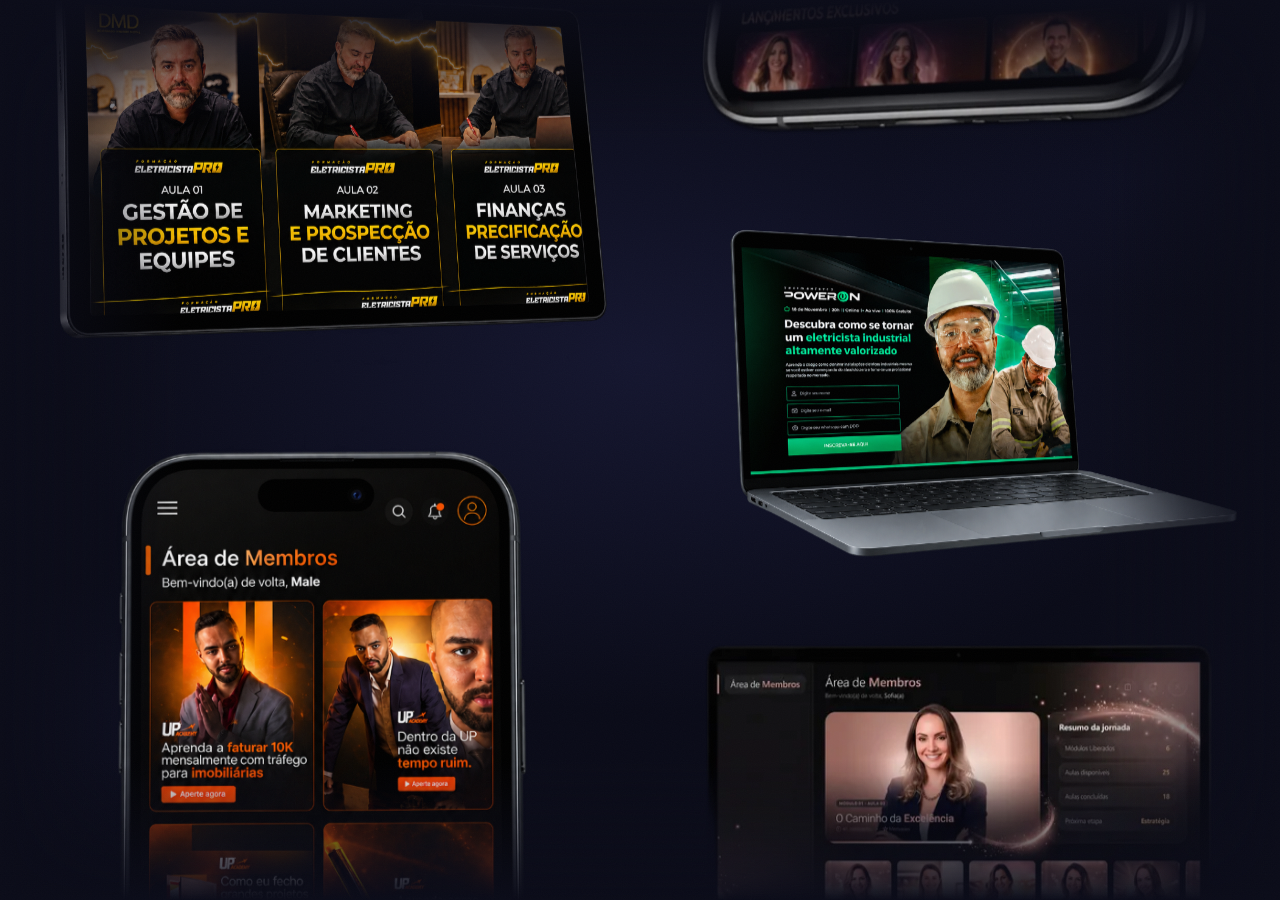
<file: mockup-devices.html>
<!DOCTYPE html><html><head>
<meta charset="utf-8">
<style>
* { margin: 0; padding: 0; box-sizing: border-box; }
html, body { width: 100%; height: 100%; overflow: hidden; }

body {
  background:
    radial-gradient(ellipse 70% 60% at 50% 40%, rgba(37, 39, 82, 0.40) 0%, transparent 65%),
    radial-gradient(ellipse 40% 30% at 15% 80%, rgba(24, 26, 60, 0.30) 0%, transparent 55%),
    radial-gradient(ellipse 35% 25% at 88% 20%, rgba(24, 26, 60, 0.25) 0%, transparent 55%),
    #0a0b18;
  position: relative;
}

.gallery {
  position: absolute;
  inset: 0;
  display: flex;
  gap: 14px;
  padding: 0 10px;
  align-items: flex-start;
  overflow: hidden;
}

/* Colunas: JS controla o translateY, CSS só garante GPU layer */
.col {
  flex: 1;
  display: flex;
  flex-direction: column;
  will-change: transform;
  transform: translateZ(0);
}

/* Cada set é um bloco de imagens — duplicado para loop perfeito */
.set {
  display: flex;
  flex-direction: column;
  gap: 14px;
  padding-bottom: 14px;
}

.card {
  width: 100%;
  border-radius: 12px;
  overflow: hidden;
  flex-shrink: 0;
}

.card.device {
  background: transparent;
  border-radius: 0;
}

.card img {
  width: 100%;
  height: auto;
  display: block;
}

.card.device img {
  /* sem drop-shadow — não escurece as telas */
}

/* Fades nas bordas */
.fade-top, .fade-bottom {
  position: absolute;
  left: 0; right: 0;
  height: 140px;
  pointer-events: none;
  z-index: 10;
}
.fade-top    { top: 0;    background: linear-gradient(to bottom, #0a0b18 0%, transparent 100%); }
.fade-bottom { bottom: 0; background: linear-gradient(to top,   #0a0b18 0%, transparent 100%); }

/* Vinheta lateral */
.vignette {
  position: absolute;
  inset: 0;
  background: linear-gradient(to right, #0a0b18 0%, transparent 14%, transparent 86%, #0a0b18 100%);
  pointer-events: none;
  z-index: 9;
}

/* Grão cinematográfico */
.grain {
  position: absolute;
  inset: 0;
  opacity: 0.024;
  background-image: url("data:image/svg+xml,%3Csvg xmlns='http://www.w3.org/2000/svg' width='280' height='280'%3E%3Cfilter id='n'%3E%3CfeTurbulence type='fractalNoise' baseFrequency='0.9' numOctaves='4' stitchTiles='stitch'/%3E%3C/filter%3E%3Crect width='280' height='280' filter='url(%23n)' opacity='1'/%3E%3C/svg%3E");
  pointer-events: none;
  z-index: 11;
}

/* Mobile: fade menor para não cobrir imagens */
@media (max-width: 520px) {
  .fade-top, .fade-bottom { height: 60px; }
  .vignette { background: linear-gradient(to right, #0a0b18 0%, transparent 6%, transparent 94%, #0a0b18 100%); }
}
</style>
</head>
<body>

<div class="gallery">

  <!-- Coluna A: pink(+) → verde-phone(+) → roxo(+) → dourado-phone(+) → verde-mac → neutro-phone → escuro -->
  <div class="col" id="col-a">
    <div class="set">
      <div class="card device"><img src="images/mockup-tablet-eletricista-pro.png" width="1024" height="682" alt="Formação Eletricista PRO" loading="eager" fetchpriority="high" decoding="async"></div>
      <div class="card device"><img src="images/mockup-up-academy.png" width="682" height="1024" alt="Área de Membros UP Academy" loading="eager" decoding="async"></div>
      <div class="card device"><img src="images/mockup-mastermind-audaces.png" width="1024" height="612" alt="Mastermind Audaces" loading="eager" decoding="async"></div>
      <div class="card device"><img src="images/mockup-app-dmd-academy.png" width="1027" height="1531" alt="App DMD Academy" loading="eager" decoding="async"></div>
      <div class="card device"><img src="images/design-98.png" width="1398" height="1125" alt="" loading="eager" decoding="async"></div>
      <div class="card device"><img src="images/iphone-102.webp" width="1536" height="2752" alt="" loading="eager" decoding="async"></div>
      <div class="card device"><img src="images/macbook-130.webp" width="1600" height="1066" alt="" loading="eager" decoding="async"></div>
    </div>
    <!-- duplicata para loop — carrega lazy, só necessária após o 1º ciclo -->
    <div class="set" aria-hidden="true">
      <div class="card device"><img src="images/mockup-tablet-eletricista-pro.png" width="1024" height="682" alt="Formação Eletricista PRO" loading="lazy" decoding="async"></div>
      <div class="card device"><img src="images/mockup-up-academy.png" width="682" height="1024" alt="Área de Membros UP Academy" loading="lazy" decoding="async"></div>
      <div class="card device"><img src="images/mockup-mastermind-audaces.png" width="1024" height="612" alt="Mastermind Audaces" loading="lazy" decoding="async"></div>
      <div class="card device"><img src="images/mockup-app-dmd-academy.png" width="1027" height="1531" alt="App DMD Academy" loading="lazy" decoding="async"></div>
      <div class="card device"><img src="images/design-98.png" width="1398" height="1125" alt="" loading="lazy" decoding="async"></div>
      <div class="card device"><img src="images/iphone-102.webp" width="1536" height="2752" alt="" loading="lazy" decoding="async"></div>
      <div class="card device"><img src="images/macbook-130.webp" width="1600" height="1066" alt="" loading="lazy" decoding="async"></div>
    </div>
  </div>

  <!-- Coluna B: azul(+) → iMac-dourado(+) → phone-premium → pink-mac → dourado-mac → phone-neutro → vinho -->
  <div class="col" id="col-b">
    <div class="set">
      <div class="card device"><img src="images/screen-143.webp" width="1400" height="1127" alt="" loading="eager" fetchpriority="high" decoding="async"></div>
      <div class="card device"><img src="images/mockup-imac-dmd.png" width="1024" height="682" alt="iMac DMD Academy" loading="eager" decoding="async"></div>
      <div class="card device"><img src="images/screen-152.webp" width="1536" height="2752" alt="" loading="eager" decoding="async"></div>
      <div class="card device"><img src="images/mockup-macbook-poweron.png" width="1024" height="566" alt="Treinamento PowerOn" loading="eager" decoding="async"></div>
      <div class="card device"><img src="images/macbook-121.webp" width="2304" height="1856" alt="" loading="eager" decoding="async"></div>
      <div class="card device"><img src="images/iphone-104.webp" width="1536" height="2752" alt="" loading="eager" decoding="async"></div>
      <div class="card device"><img src="images/macbook-110.webp" width="2304" height="1856" alt="" loading="eager" decoding="async"></div>
    </div>
    <!-- duplicata para loop — carrega lazy -->
    <div class="set" aria-hidden="true">
      <div class="card device"><img src="images/screen-143.webp" width="1400" height="1127" alt="" loading="lazy" decoding="async"></div>
      <div class="card device"><img src="images/mockup-imac-dmd.png" width="1024" height="682" alt="iMac DMD Academy" loading="lazy" decoding="async"></div>
      <div class="card device"><img src="images/screen-152.webp" width="1536" height="2752" alt="" loading="lazy" decoding="async"></div>
      <div class="card device"><img src="images/mockup-macbook-poweron.png" width="1024" height="566" alt="Treinamento PowerOn" loading="lazy" decoding="async"></div>
      <div class="card device"><img src="images/macbook-121.webp" width="2304" height="1856" alt="" loading="lazy" decoding="async"></div>
      <div class="card device"><img src="images/iphone-104.webp" width="1536" height="2752" alt="" loading="lazy" decoding="async"></div>
      <div class="card device"><img src="images/macbook-110.webp" width="2304" height="1856" alt="" loading="lazy" decoding="async"></div>
    </div>
  </div>

</div>

<div class="fade-top"></div>
<div class="fade-bottom"></div>
<div class="vignette"></div>
<div class="grain"></div>

<script>
(function () {
  var COLS = [
    { id: 'col-a', speed: 0.72 },
    { id: 'col-b', speed: 0.37 },
  ];

  function init() {
    COLS.forEach(function (cfg, idx) {
      var col  = document.getElementById(cfg.id);
      if (!col || col.style.display === 'none') return;

      var sets = col.querySelectorAll('.set');
      var set0 = sets[0];
      var set1 = sets[1];

      var loopAt = set1.offsetTop - set0.offsetTop;
      if (loopAt <= 0) return;

      var y = idx === 1 ? loopAt * 0.40 : 0;

      function tick() {
        y += cfg.speed;
        if (y >= loopAt) y -= loopAt;
        col.style.transform = 'translateY(-' + y.toFixed(1) + 'px)';
        requestAnimationFrame(tick);
      }

      requestAnimationFrame(tick);
    });
  }

  if (document.readyState === 'complete') {
    init();
  } else {
    window.addEventListener('load', init);
  }
})();
</script>


</body></html>
</file>
